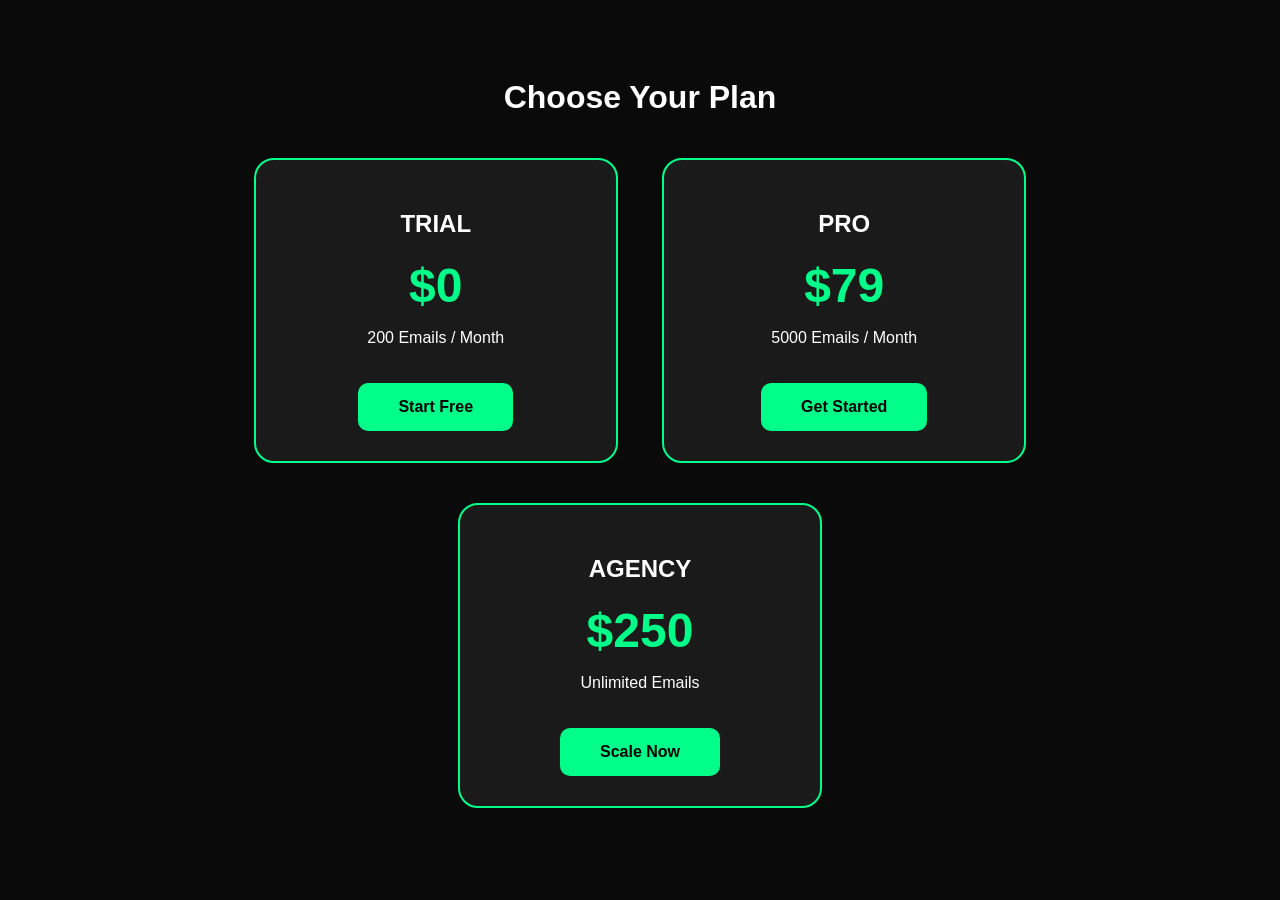
<file: templates/pricing.html>
<!DOCTYPE html>
<html>
<head>
    <title>GIGANTIC AI - Pricing</title>
    <style>
        body{background:#0a0a0a;color:#fff;text-align:center;font-family:Arial;padding:50px}
        .plan{background:#1a1a1a;border:2px solid #00ff88;border-radius:20px;padding:30px;margin:20px;display:inline-block;width:300px}
        .price{font-size:48px;color:#00ff88;font-weight:bold}
        .btn{background:#00ff88;color:#000;padding:15px 40px;border-radius:10px;text-decoration:none;font-weight:bold;display:inline-block;margin-top:20px}
    </style>
</head>
<body>
    <h1>Choose Your Plan</h1>
    
    <div class="plan">
        <h2>TRIAL</h2>
        <div class="price">$0</div>
        <p>200 Emails / Month</p>
        <a href="#" class="btn">Start Free</a>
    </div>

    <div class="plan">
        <h2>PRO</h2>
        <div class="price">$79</div>
        <p>5000 Emails / Month</p>
        <a href="#" class="btn">Get Started</a>
    </div>

    <div class="plan">
        <h2>AGENCY</h2>
        <div class="price">$250</div>
        <p>Unlimited Emails</p>
        <a href="#" class="btn">Scale Now</a>
    </div>
</body>
</html>
</file>
